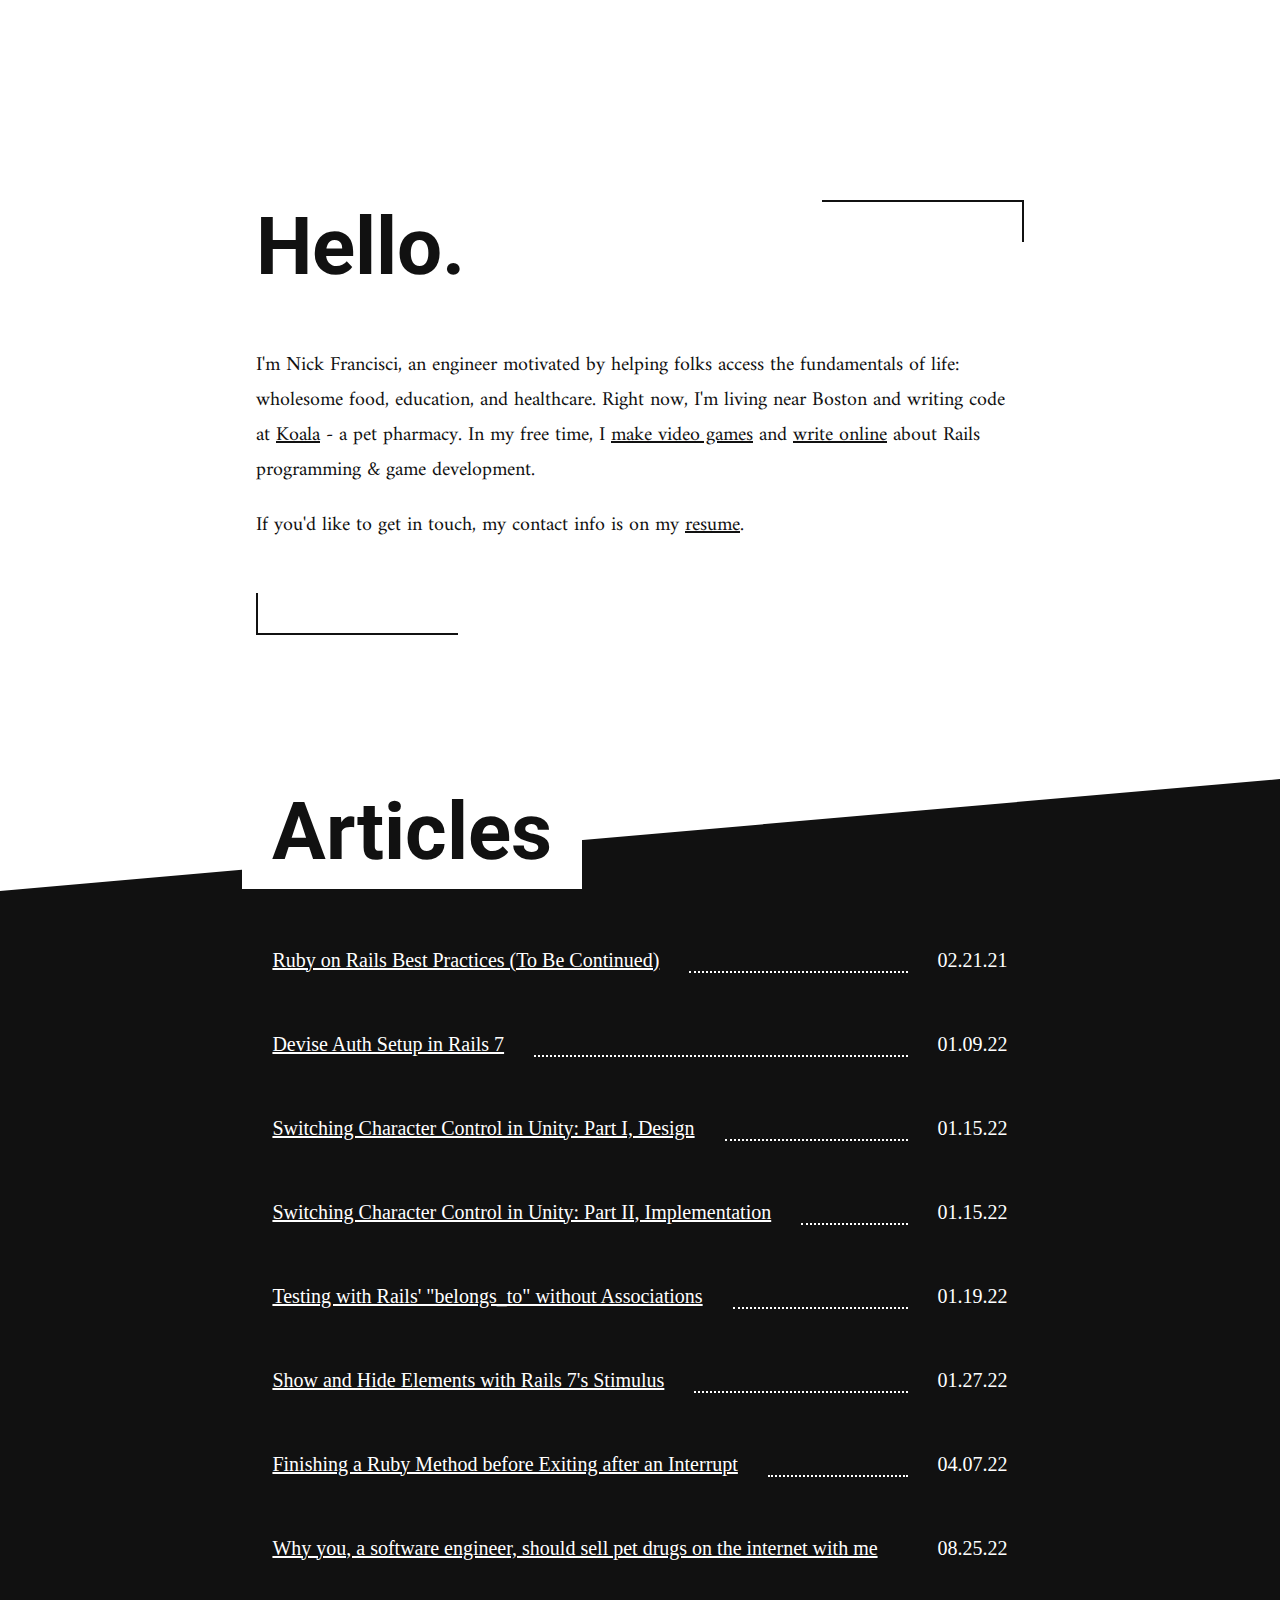
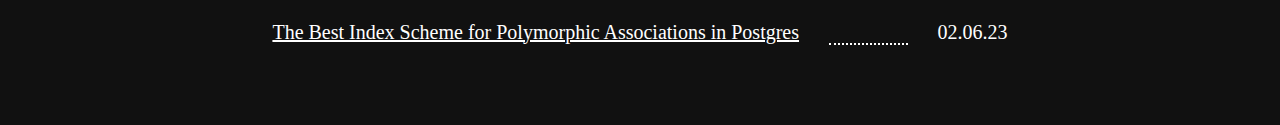
<file: index.html>
<html class="dark-mode">
  <head>
    <link rel="stylesheet" type="text/css" href="index.css">
    <link href="https://fonts.googleapis.com/css?family=Amiri|Roboto" rel="stylesheet">

  </head>

  <body>
    <!-- Intro Section -->
    <div class="square-off-diagonal-top light-mode"></div>
    <div id="hero-panel" class="hero panel light-mode diagonal-wrapper tighten-up-diagonal">

      <div class="hero content-box very-generous-top-margin reset-diagonal very-generous-bottom-margin">
        <div class="full-width justify-children-right">
          <div class="top-border right-border border-box tighten-down-more"></div>
        </div>

        <h1 class="hero">Hello.</h1>

        <p class="hero">
           I'm Nick Francisci, an engineer motivated by helping folks access the fundamentals of life: wholesome food, education, and healthcare. Right now, I'm living near Boston and writing code at <a href="https://www.koala.health/">Koala</a> - a pet pharmacy. In my free time, I <a href="https://vittoriagames.com">make video games</a> and <a href="https://medium.com/@nickfrancisci">write online</a> about Rails programming & game development.
        </p>

        <p class="hero">
          If you'd like to get in touch, my contact info is on my <a href="./resume.pdf">resume</a>.
        </p>

        <div class="left-border bottom-border border-box loosen-up-more"></div>
      </div>
    </div>

    <!-- Article Section -->
    <div id="blog-index" class="panel dark-mode">
      <div class ="content-box adequate-bottom-margin">
        <h1 class="tighten-up-more light-mode pull-title-left no-bottom-margin inline"> Articles </h1>

        <!-- Article Listing -->
        <!-- This was a ul, but mobile browsers seem to flat out acknowledge than ignore
          font sizes for ul/lis so here we are in non-semantic div country once more.-->
        <div class="space-between article-listing adequate-top-margin">
          <span>
            <a href="./blog/ruby-best-practices-part-one.html">
              Ruby on Rails Best Practices (To Be Continued)
            </a>
          </span>
          <span class="flex-grow dotted-underline"></span>
          <span>02.21.21</span>
        </div>

        <div class="space-between article-listing adequate-top-margin">
          <span>
            <a href="https://medium.com/@nickfrancisci/devise-auth-setup-in-rails-7-44240aaed4be">
              Devise Auth Setup in Rails 7
            </a>
          </span>
          <span class="flex-grow dotted-underline"></span>
          <span>01.09.22</span>
        </div>

        <div class="space-between article-listing adequate-top-margin">
          <span>
            <a href="https://medium.com/@nickfrancisci/switching-character-control-in-unity-part-i-design-57f3bd42e071">
              Switching Character Control in Unity: Part I, Design
            </a>
          </span>
          <span class="flex-grow dotted-underline"></span>
          <span>01.15.22</span>
        </div>

        <div class="space-between article-listing adequate-top-margin">
          <span>
            <a href="https://medium.com/@nickfrancisci/switching-character-control-in-unity-part-ii-implementation-a05432f7d7be">
              Switching Character Control in Unity: Part II, Implementation
            </a>
          </span>
          <span class="flex-grow dotted-underline"></span>
          <span>01.15.22</span>
        </div>

        <div class="space-between article-listing adequate-top-margin">
          <span>
            <a href="https://medium.com/@nickfrancisci/belongs-to-and-you-better-rails-testing-with-or-without-associations-54fa66c87a21">
              Testing with Rails' "belongs_to" without Associations
            </a>
          </span>
          <span class="flex-grow dotted-underline"></span>
          <span>01.19.22</span>
        </div>

        <div class="space-between article-listing adequate-top-margin">
          <span>
            <a href="https://betterprogramming.pub/show-and-hide-elements-with-rails-7s-stimulus-e988c35fbfb3">
              Show and Hide Elements with Rails 7's Stimulus
            </a>
          </span>
          <span class="flex-grow dotted-underline"></span>
          <span>01.27.22</span>
        </div>

        <div class="space-between article-listing adequate-top-margin">
          <span>
            <a href="https://medium.com/better-programming/ruby-tip-how-to-finish-a-method-after-an-interrupt-before-exiting-c29950c129f4">
              Finishing a Ruby Method before Exiting after an Interrupt
            </a>
          </span>
          <span class="flex-grow dotted-underline"></span>
          <span>04.07.22</span>
        </div>

        <div class="space-between article-listing adequate-top-margin">
          <span>
            <a href="https://medium.com/@nickfrancisci/why-you-a-software-engineer-should-sell-pet-drugs-on-the-internet-with-me-f14088a27c6">
              Why you, a software engineer, should sell pet drugs on the internet with me
            </a>
          </span>
          <span class="flex-grow dotted-underline"></span>
          <span>08.25.22</span>
        </div>

        <div class="space-between article-listing adequate-top-margin">
          <span>
            <a href="https://towardsdev.com/the-best-index-scheme-for-polymorphic-associations-in-postgres-7f4bf4bc6a39">
              The Best Index Scheme for Polymorphic Associations in Postgres
            </a>
          </span>
          <span class="flex-grow dotted-underline"></span>
          <span>02.06.23</span>
        </div>


<!--
        <div class="space-between article-listing">
          <span>
            Rotating Hexagonal Tilemaps in Unity
          </span>
          <span class="flex-grow dotted-underline"></span>
          <span>TBD</span>
        </div>

        <div class="space-between article-listing">
          <span>
            Building a Sims-Like AI in Unity
          </span>
          <span class="flex-grow dotted-underline"></span>
          <span>TBD</span>
        </div>


        <div class="space-between article-listing">
          <span>
            Isometric Tilemap Building Placement in Unity
          </span>
          <span class="flex-grow dotted-underline"></span>
          <span>TBD</span>
        </div>

        <div class="space-between article-listing">
          <span>
            Software Engineer Compensation Design
          </span>
          <span class="flex-grow dotted-underline"></span>
          <span>TBD</span>
        </div>

        <p class="small-text">See an article in this list that's got a TBD date and want it to jump to the top of my writing queue? Send an an email to the address on my <a href="./resume.pdf">resume</a> and let me know!</p> -->
      </div>
    </div>

    <!-- <div class="panel diagonal-wrapper-square-off dark-mode"></div> -->
  </body>
</html>
</file>
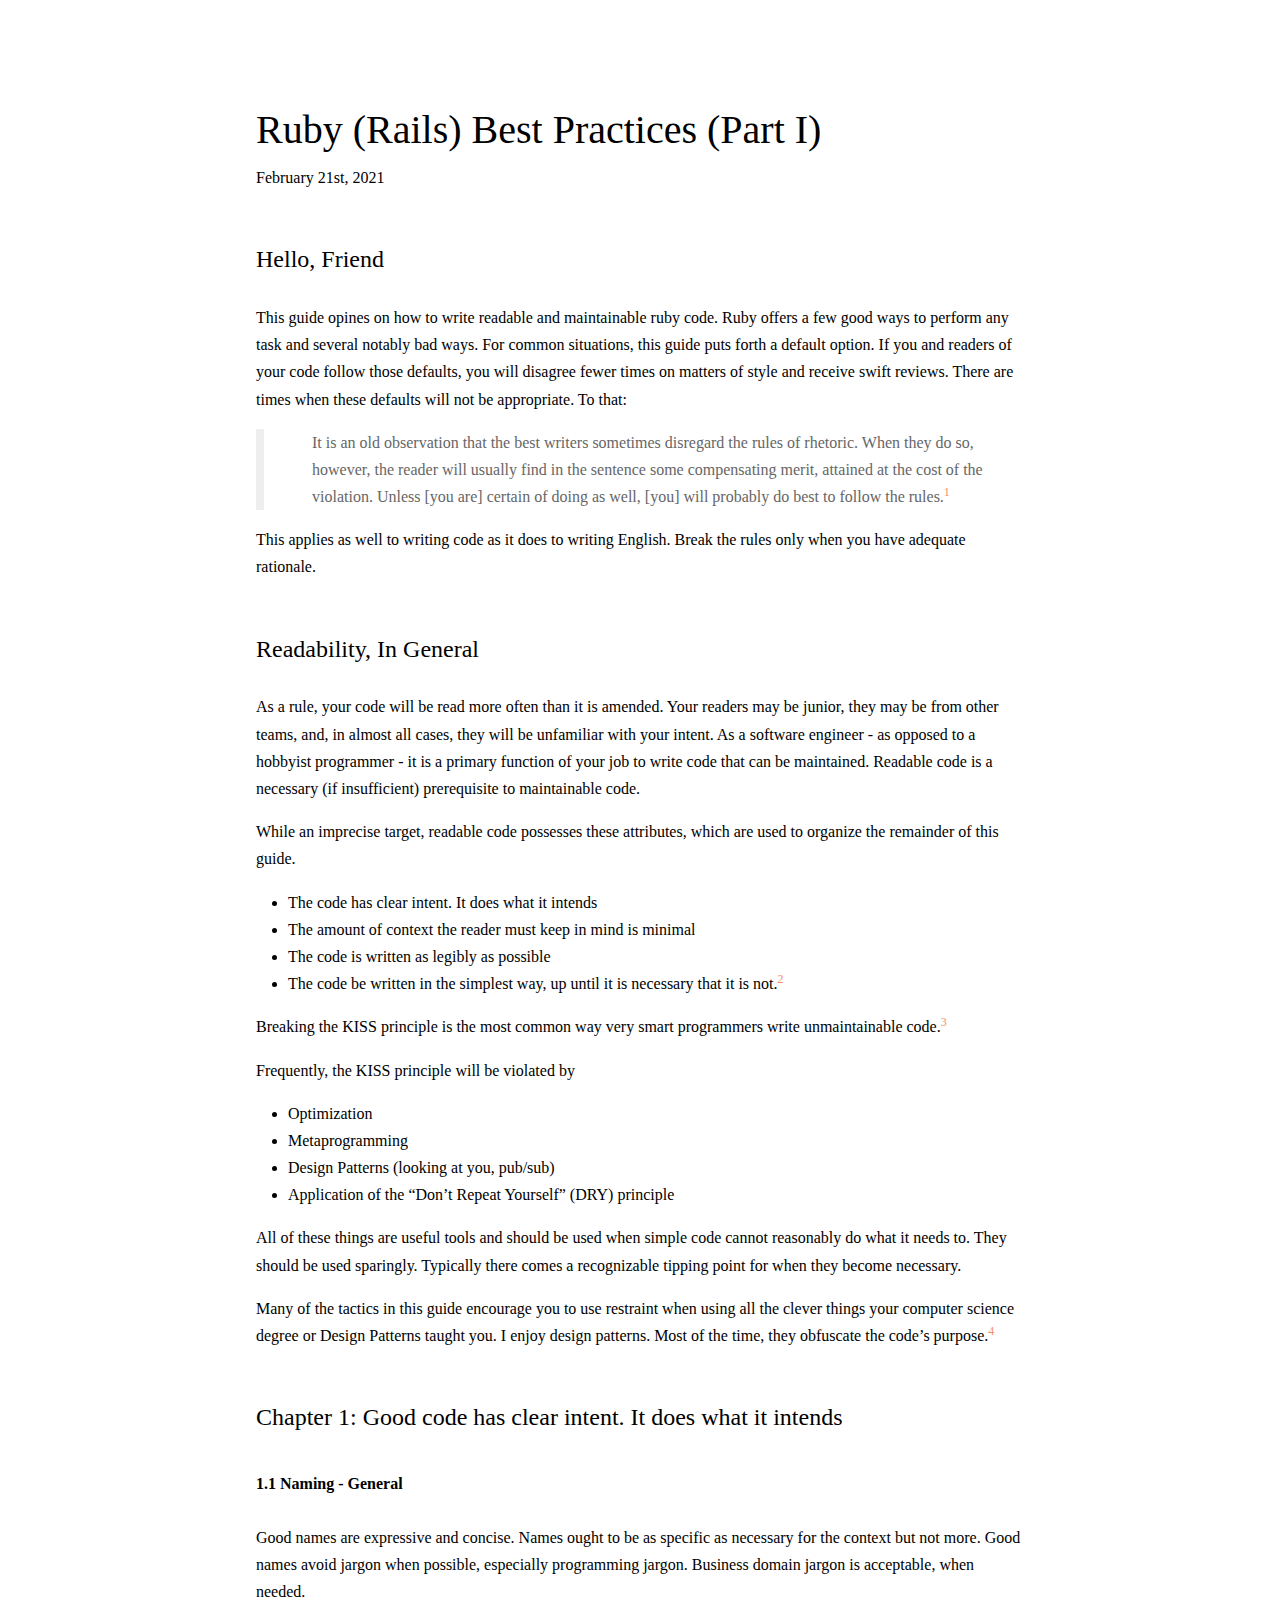
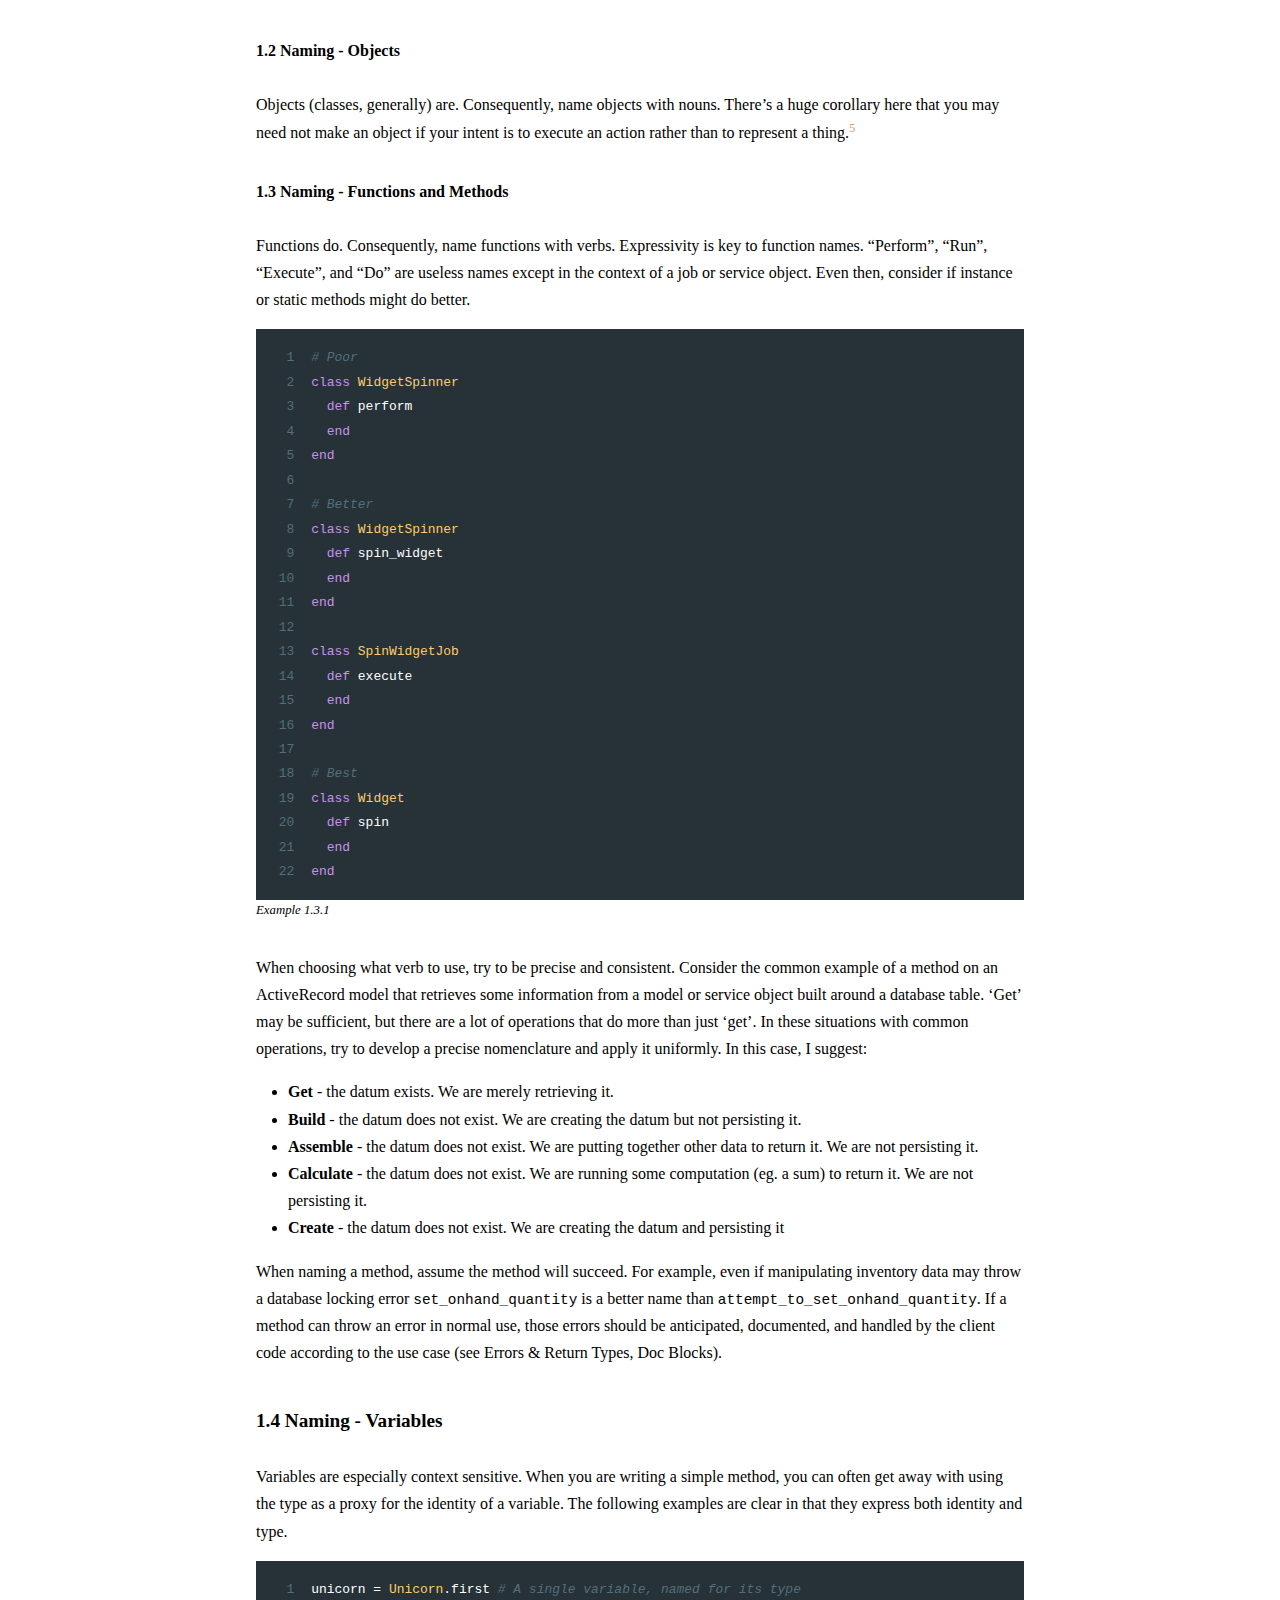
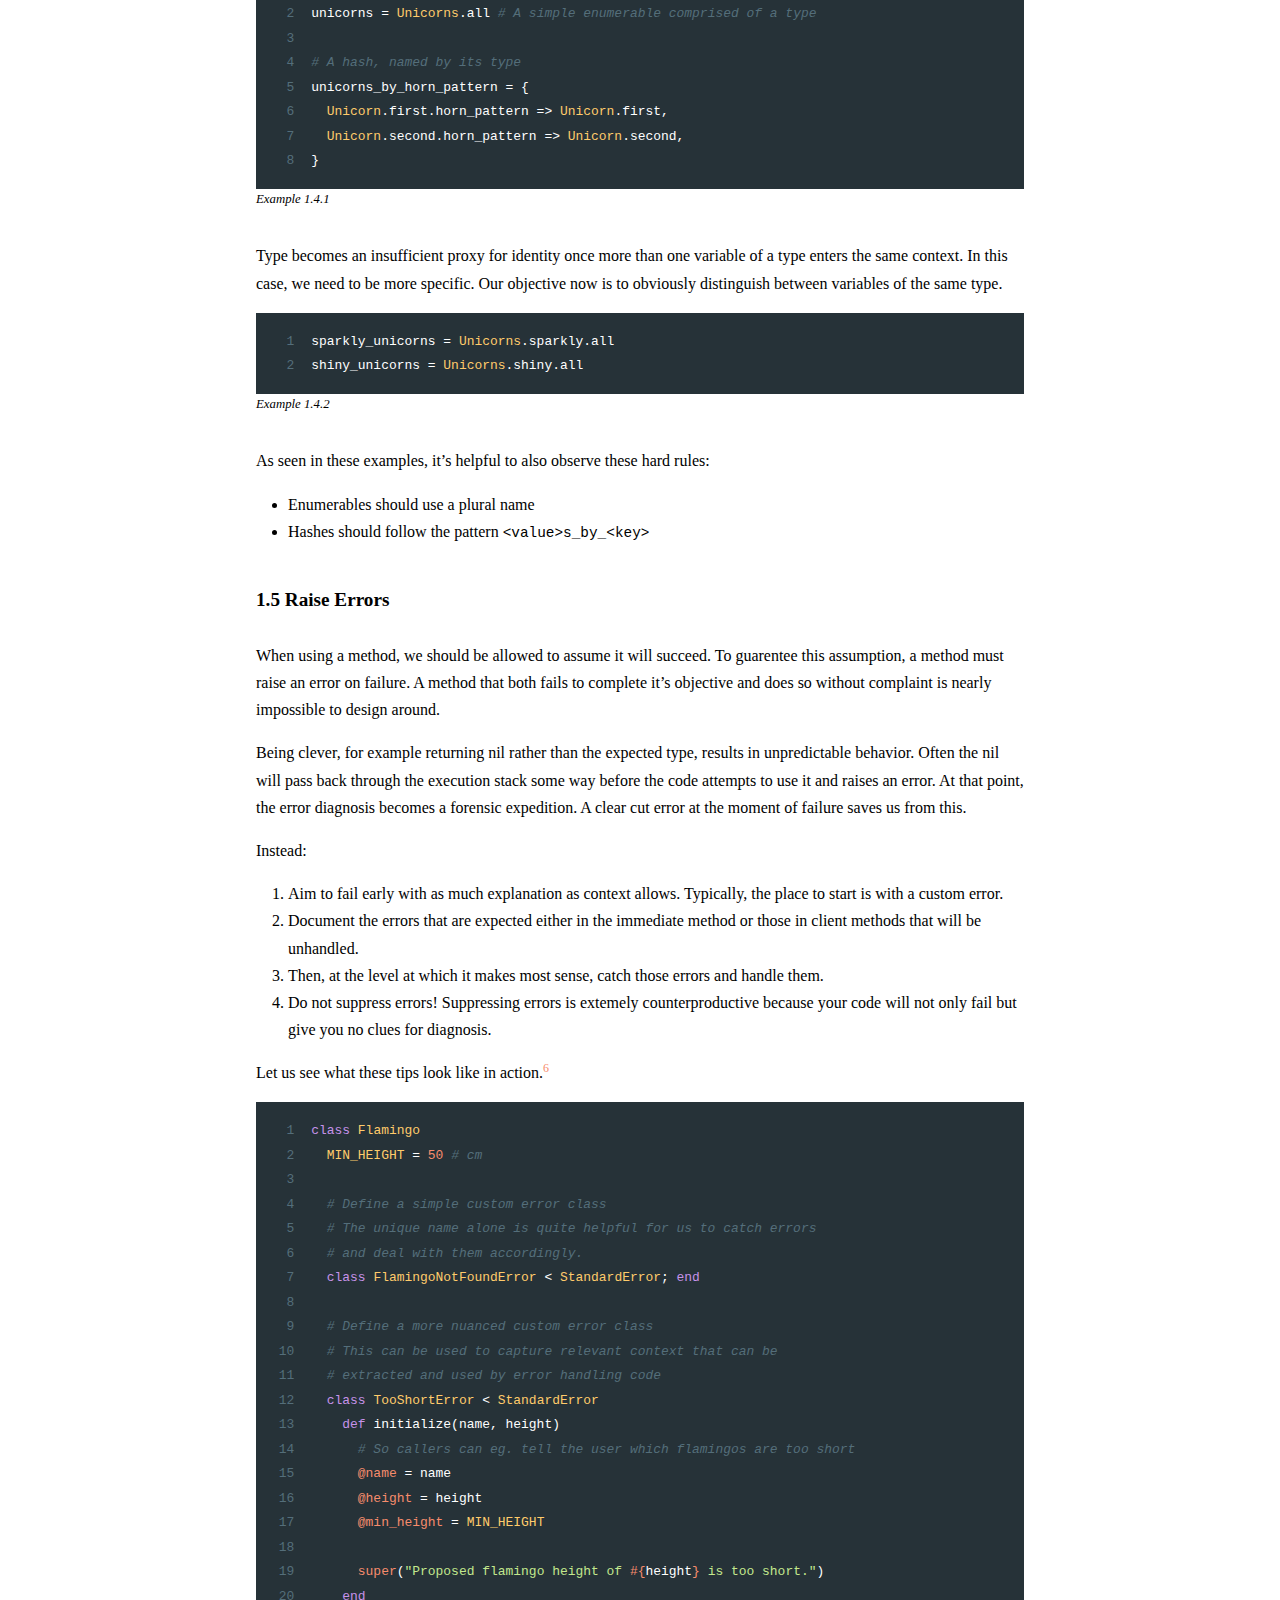
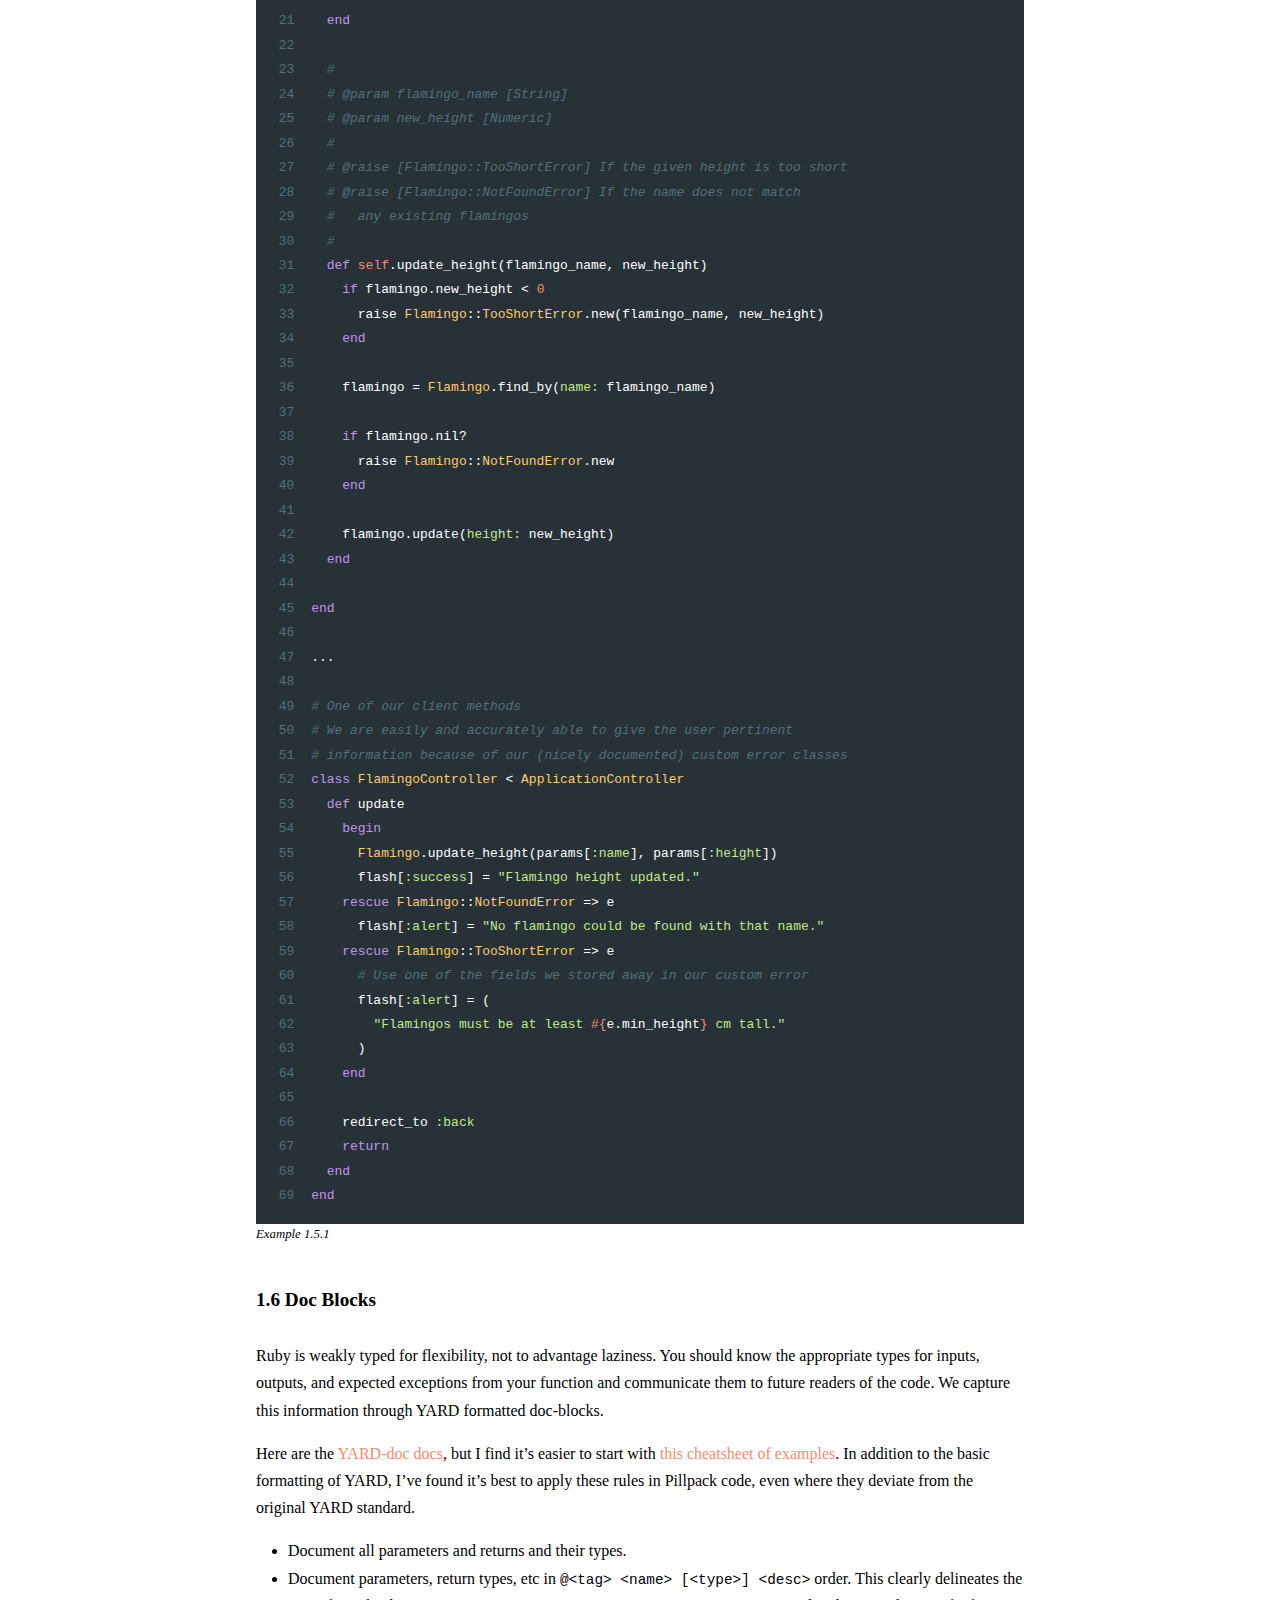
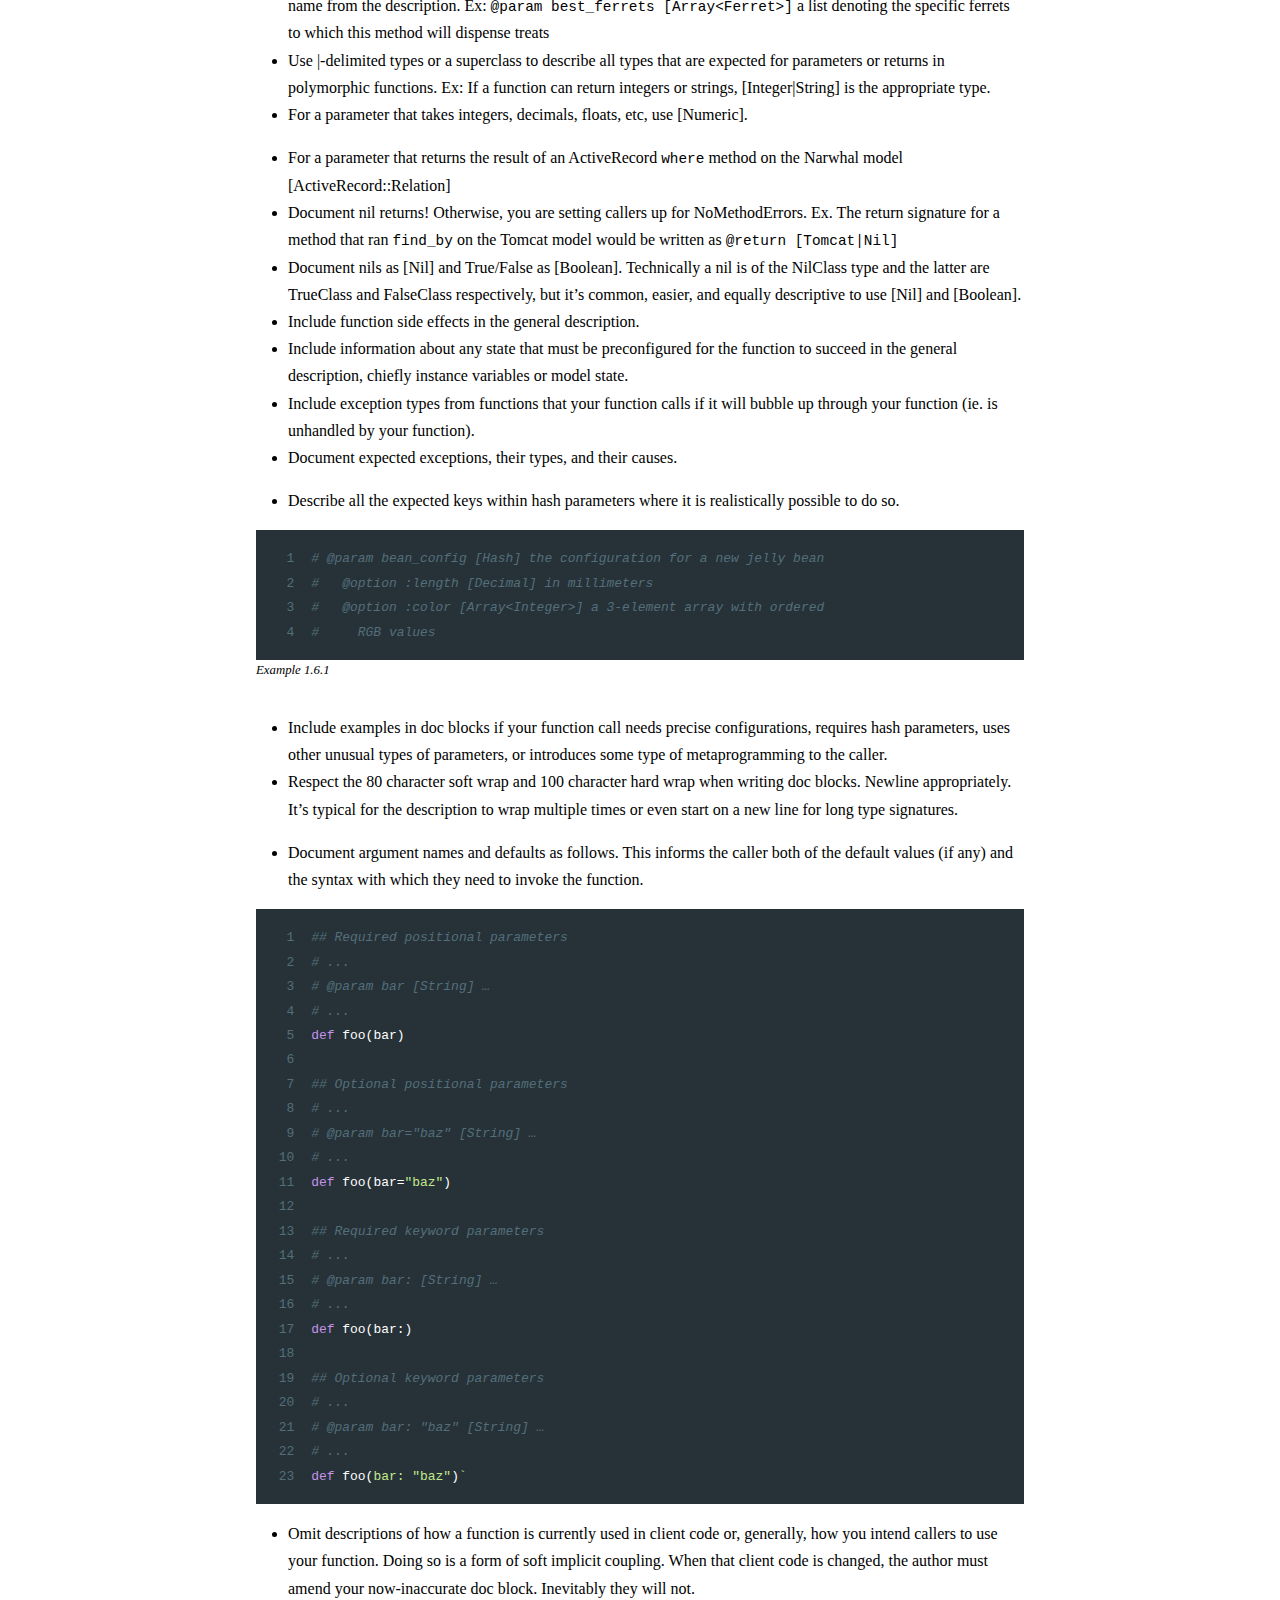
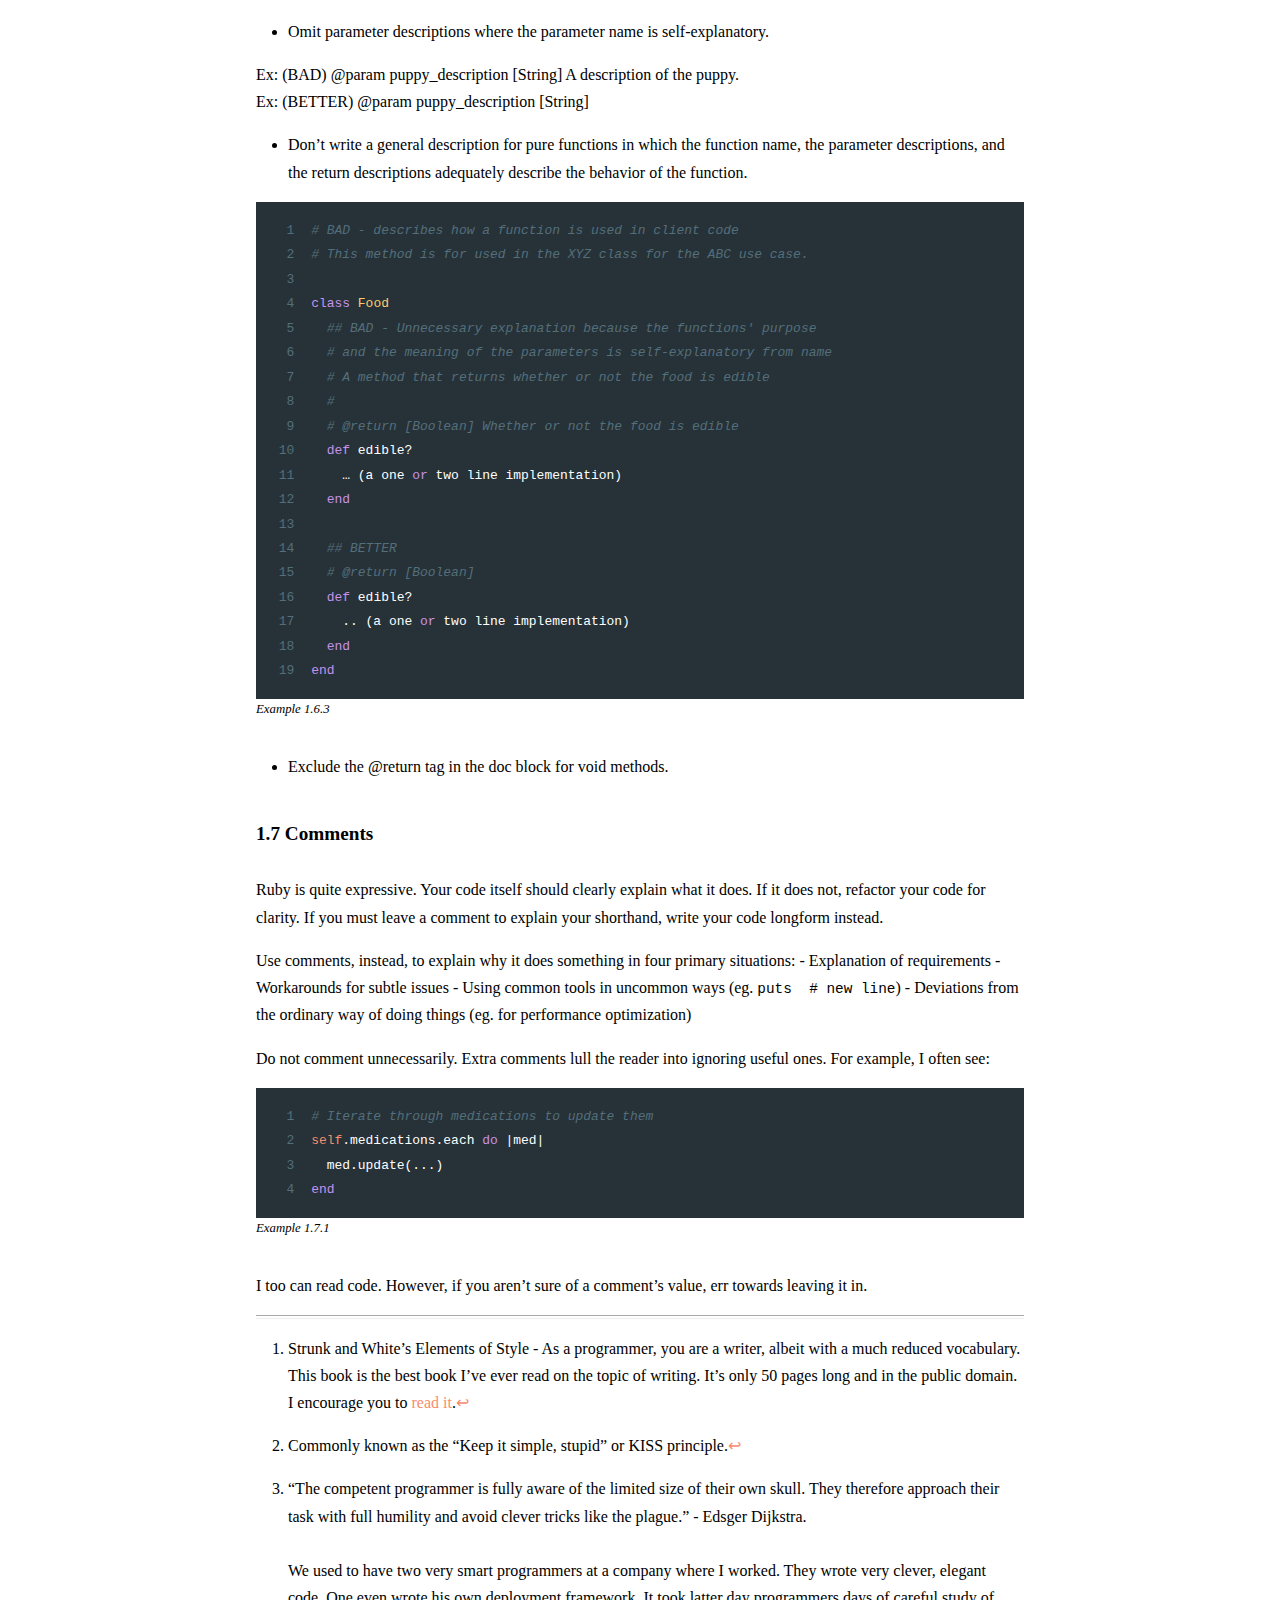
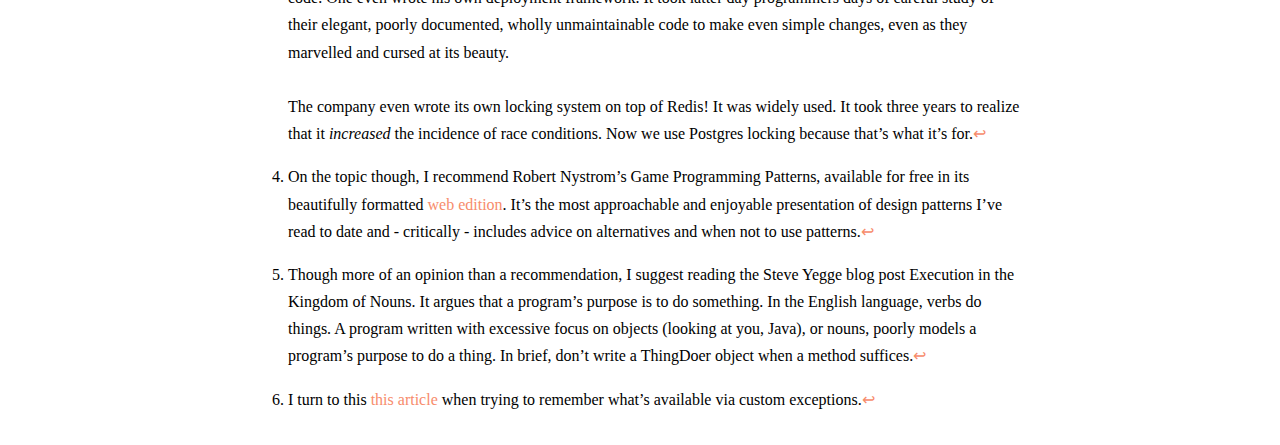
<file: blog/ruby-best-practices-part-one.html>
<!DOCTYPE html>
<html xmlns="http://www.w3.org/1999/xhtml" lang="" xml:lang="">
<head>
  <meta charset="utf-8" />
  <meta name="generator" content="pandoc" />
  <meta name="viewport" content="width=device-width, initial-scale=1.0, user-scalable=yes" />
  <meta name="keywords" content="ruby, rails, style guide, best practices, clean, code, programming, software, ruby on rails, part 1, part I" />
  <title>Ruby (Rails) Best Practices (Part I)</title>
  <style type="text/css">
      code{white-space: pre-wrap;}
      span.smallcaps{font-variant: small-caps;}
      span.underline{text-decoration: underline;}
      div.column{display: inline-block; vertical-align: top; width: 50%;}
  </style>
  <style type="text/css">
a.sourceLine { display: inline-block; line-height: 1.25; }
a.sourceLine { pointer-events: none; color: inherit; text-decoration: inherit; }
a.sourceLine:empty { height: 1.2em; }
.sourceCode { overflow: visible; }
code.sourceCode { white-space: pre; position: relative; }
div.sourceCode { margin: 1em 0; }
pre.sourceCode { margin: 0; }
@media screen {
div.sourceCode { overflow: auto; }
}
@media print {
code.sourceCode { white-space: pre-wrap; }
a.sourceLine { text-indent: -1em; padding-left: 1em; }
}
pre.numberSource a.sourceLine
  { position: relative; left: -4em; }
pre.numberSource a.sourceLine::before
  { content: attr(title);
    position: relative; left: -1em; text-align: right; vertical-align: baseline;
    border: none; pointer-events: all; display: inline-block;
    -webkit-touch-callout: none; -webkit-user-select: none;
    -khtml-user-select: none; -moz-user-select: none;
    -ms-user-select: none; user-select: none;
    padding: 0 4px; width: 4em;
    background-color: #263238;
    color: #ffffff;
  }
pre.numberSource { margin-left: 3em; border-left: 1px solid #ffffff;  padding-left: 4px; }
div.sourceCode
  { color: #ffffff; background-color: #263238; }
@media screen {
a.sourceLine::before { text-decoration: underline; }
}
code span.al { color: #ef2929; } /* Alert */
code span.an { color: #8f5902; font-weight: bold; font-style: italic; } /* Annotation */
code span.at { color: #c4a000; } /* Attribute */
code span.bn { color: #0000cf; } /* BaseN */
code span.cf { color: #204a87; font-weight: bold; } /* ControlFlow */
code span.ch { color: #4e9a06; } /* Char */
code span.cn { color: #000000; } /* Constant */
code span.co { color: #546e7a; font-style: italic; } /* Comment */
code span.cv { color: #8f5902; font-weight: bold; font-style: italic; } /* CommentVar */
code span.do { color: #8f5902; font-weight: bold; font-style: italic; } /* Documentation */
code span.dt { color: #ffcb6b; } /* DataType */
code span.dv { color: #f78c6c; } /* DecVal */
code span.er { color: #a40000; font-weight: bold; } /* Error */
code span.ex { } /* Extension */
code span.fl { color: #0000cf; } /* Float */
code span.fu { color: #82aaff; } /* Function */
code span.im { } /* Import */
code span.in { color: #8f5902; font-weight: bold; font-style: italic; } /* Information */
code span.kw { color: #c792ea; } /* Keyword */
code span.op { color: #ce5c00; font-weight: bold; } /* Operator */
code span.ot { color: #f78c6c; } /* Other */
code span.pp { color: #8f5902; font-style: italic; } /* Preprocessor */
code span.sc { color: #000000; } /* SpecialChar */
code span.ss { color: #4e9a06; } /* SpecialString */
code span.st { color: #c3e88d; } /* String */
code span.va { color: #ffffff; } /* Variable */
code span.vs { color: #c3e88d; } /* VerbatimString */
code span.wa { color: #8f5902; font-weight: bold; font-style: italic; } /* Warning */
  </style>
  <link rel="stylesheet" href="pandoc.css" />
</head>
<body>
<header id="title-block-header">
<h1 class="title">Ruby (Rails) Best Practices (Part I)</h1>
<p class="date">February 21st, 2021</p>
</header>
<h3 id="hello-friend">Hello, Friend</h3>
<p>This guide opines on how to write readable and maintainable ruby code. Ruby offers a few good ways to perform any task and several notably bad ways. For common situations, this guide puts forth a default option. If you and readers of your code follow those defaults, you will disagree fewer times on matters of style and receive swift reviews. There are times when these defaults will not be appropriate. To that:</p>
<blockquote>
<p>It is an old observation that the best writers sometimes disregard the rules of rhetoric. When they do so, however, the reader will usually find in the sentence some compensating merit, attained at the cost of the violation. Unless [you are] certain of doing as well, [you] will probably do best to follow the rules.<a href="#fn1" class="footnote-ref" id="fnref1"><sup>1</sup></a></p>
</blockquote>
<p>This applies as well to writing code as it does to writing English. Break the rules only when you have adequate rationale.</p>
<h3 id="readability-in-general">Readability, In General</h3>
<p>As a rule, your code will be read more often than it is amended. Your readers may be junior, they may be from other teams, and, in almost all cases, they will be unfamiliar with your intent. As a software engineer - as opposed to a hobbyist programmer - it is a primary function of your job to write code that can be maintained. Readable code is a necessary (if insufficient) prerequisite to maintainable code.</p>
<p>While an imprecise target, readable code possesses these attributes, which are used to organize the remainder of this guide.</p>
<ul>
<li>The code has clear intent. It does what it intends</li>
<li>The amount of context the reader must keep in mind is minimal</li>
<li>The code is written as legibly as possible</li>
<li>The code be written in the simplest way, up until it is necessary that it is not.<a href="#fn2" class="footnote-ref" id="fnref2"><sup>2</sup></a></li>
</ul>
<p>Breaking the KISS principle is the most common way very smart programmers write unmaintainable code.<a href="#fn3" class="footnote-ref" id="fnref3"><sup>3</sup></a></p>
<p>Frequently, the KISS principle will be violated by</p>
<ul>
<li>Optimization</li>
<li>Metaprogramming</li>
<li>Design Patterns (looking at you, pub/sub)</li>
<li>Application of the “Don’t Repeat Yourself” (DRY) principle</li>
</ul>
<p>All of these things are useful tools and should be used when simple code cannot reasonably do what it needs to. They should be used sparingly. Typically there comes a recognizable tipping point for when they become necessary.</p>
<p>Many of the tactics in this guide encourage you to use restraint when using all the clever things your computer science degree or Design Patterns taught you. I enjoy design patterns. Most of the time, they obfuscate the code’s purpose.<a href="#fn4" class="footnote-ref" id="fnref4"><sup>4</sup></a></p>
<h3 id="chapter-1-good-code-has-clear-intent.-it-does-what-it-intends">Chapter 1: Good code has clear intent. It does what it intends</h3>
<h5 id="naming---general">1.1 Naming - General</h5>
<p>Good names are expressive and concise. Names ought to be as specific as necessary for the context but not more. Good names avoid jargon when possible, especially programming jargon. Business domain jargon is acceptable, when needed.</p>
<h5 id="naming---objects">1.2 Naming - Objects</h5>
<p>Objects (classes, generally) are. Consequently, name objects with nouns. There’s a huge corollary here that you may need not make an object if your intent is to execute an action rather than to represent a thing.<a href="#fn5" class="footnote-ref" id="fnref5"><sup>5</sup></a></p>
<h5 id="naming---functions-and-methods">1.3 Naming - Functions and Methods</h5>
<p>Functions do. Consequently, name functions with verbs. Expressivity is key to function names. “Perform”, “Run”, “Execute”, and “Do” are useless names except in the context of a job or service object. Even then, consider if instance or static methods might do better.</p>
<figure class="code example">
<div class="sourceCode" id="cb1"><pre class="sourceCode numberSource ruby numberLines"><code class="sourceCode ruby"><a class="sourceLine" id="cb1-1" title="1"><span class="co"># Poor</span></a>
<a class="sourceLine" id="cb1-2" title="2"><span class="kw">class</span> <span class="dt">WidgetSpinner</span></a>
<a class="sourceLine" id="cb1-3" title="3">  <span class="kw">def</span> perform</a>
<a class="sourceLine" id="cb1-4" title="4">  <span class="kw">end</span></a>
<a class="sourceLine" id="cb1-5" title="5"><span class="kw">end</span></a>
<a class="sourceLine" id="cb1-6" title="6"></a>
<a class="sourceLine" id="cb1-7" title="7"><span class="co"># Better</span></a>
<a class="sourceLine" id="cb1-8" title="8"><span class="kw">class</span> <span class="dt">WidgetSpinner</span></a>
<a class="sourceLine" id="cb1-9" title="9">  <span class="kw">def</span> spin_widget</a>
<a class="sourceLine" id="cb1-10" title="10">  <span class="kw">end</span></a>
<a class="sourceLine" id="cb1-11" title="11"><span class="kw">end</span></a>
<a class="sourceLine" id="cb1-12" title="12"></a>
<a class="sourceLine" id="cb1-13" title="13"><span class="kw">class</span> <span class="dt">SpinWidgetJob</span></a>
<a class="sourceLine" id="cb1-14" title="14">  <span class="kw">def</span> execute</a>
<a class="sourceLine" id="cb1-15" title="15">  <span class="kw">end</span></a>
<a class="sourceLine" id="cb1-16" title="16"><span class="kw">end</span></a>
<a class="sourceLine" id="cb1-17" title="17"></a>
<a class="sourceLine" id="cb1-18" title="18"><span class="co"># Best</span></a>
<a class="sourceLine" id="cb1-19" title="19"><span class="kw">class</span> <span class="dt">Widget</span></a>
<a class="sourceLine" id="cb1-20" title="20">  <span class="kw">def</span> spin</a>
<a class="sourceLine" id="cb1-21" title="21">  <span class="kw">end</span></a>
<a class="sourceLine" id="cb1-22" title="22"><span class="kw">end</span></a></code></pre></div>
<figcaption>
Example 1.3.1
</figcaption>
</figure>
<p>When choosing what verb to use, try to be precise and consistent. Consider the common example of a method on an ActiveRecord model that retrieves some information from a model or service object built around a database table. ‘Get’ may be sufficient, but there are a lot of operations that do more than just ‘get’. In these situations with common operations, try to develop a precise nomenclature and apply it uniformly. In this case, I suggest:</p>
<ul>
<li><strong>Get</strong> - the datum exists. We are merely retrieving it.</li>
<li><strong>Build</strong> - the datum does not exist. We are creating the datum but not persisting it.</li>
<li><strong>Assemble</strong> - the datum does not exist. We are putting together other data to return it. We are not persisting it.</li>
<li><strong>Calculate</strong> - the datum does not exist. We are running some computation (eg. a sum) to return it. We are not persisting it.</li>
<li><strong>Create</strong> - the datum does not exist. We are creating the datum and persisting it</li>
</ul>
<p>When naming a method, assume the method will succeed. For example, even if manipulating inventory data may throw a database locking error <code>set_onhand_quantity</code> is a better name than <code>attempt_to_set_onhand_quantity</code>. If a method can throw an error in normal use, those errors should be anticipated, documented, and handled by the client code according to the use case (see Errors &amp; Return Types, Doc Blocks).</p>
<h4 id="naming---variables">1.4 Naming - Variables</h4>
<p>Variables are especially context sensitive. When you are writing a simple method, you can often get away with using the type as a proxy for the identity of a variable. The following examples are clear in that they express both identity and type.</p>
<figure class="code example">
<div class="sourceCode" id="cb2"><pre class="sourceCode numberSource ruby numberLines"><code class="sourceCode ruby"><a class="sourceLine" id="cb2-1" title="1">unicorn = <span class="dt">Unicorn</span>.first <span class="co"># A single variable, named for its type</span></a>
<a class="sourceLine" id="cb2-2" title="2">unicorns = <span class="dt">Unicorns</span>.all <span class="co"># A simple enumerable comprised of a type</span></a>
<a class="sourceLine" id="cb2-3" title="3"></a>
<a class="sourceLine" id="cb2-4" title="4"><span class="co"># A hash, named by its type</span></a>
<a class="sourceLine" id="cb2-5" title="5">unicorns_by_horn_pattern = {</a>
<a class="sourceLine" id="cb2-6" title="6">  <span class="dt">Unicorn</span>.first.horn_pattern =&gt; <span class="dt">Unicorn</span>.first,</a>
<a class="sourceLine" id="cb2-7" title="7">  <span class="dt">Unicorn</span>.second.horn_pattern =&gt; <span class="dt">Unicorn</span>.second,</a>
<a class="sourceLine" id="cb2-8" title="8">} </a></code></pre></div>
<figcaption>
Example 1.4.1
</figcaption>
</figure>
<p>Type becomes an insufficient proxy for identity once more than one variable of a type enters the same context. In this case, we need to be more specific. Our objective now is to obviously distinguish between variables of the same type.</p>
<figure class="code example">
<div class="sourceCode" id="cb3"><pre class="sourceCode numberSource ruby numberLines"><code class="sourceCode ruby"><a class="sourceLine" id="cb3-1" title="1">sparkly_unicorns = <span class="dt">Unicorns</span>.sparkly.all</a>
<a class="sourceLine" id="cb3-2" title="2">shiny_unicorns = <span class="dt">Unicorns</span>.shiny.all</a></code></pre></div>
<figcaption>
Example 1.4.2
</figcaption>
</figure>
<p>As seen in these examples, it’s helpful to also observe these hard rules:</p>
<ul>
<li>Enumerables should use a plural name</li>
<li>Hashes should follow the pattern <code>&lt;value&gt;s_by_&lt;key&gt;</code></li>
</ul>
<h4 id="raise-errors">1.5 Raise Errors</h4>
<p>When using a method, we should be allowed to assume it will succeed. To guarentee this assumption, a method must raise an error on failure. A method that both fails to complete it’s objective and does so without complaint is nearly impossible to design around.</p>
<p>Being clever, for example returning nil rather than the expected type, results in unpredictable behavior. Often the nil will pass back through the execution stack some way before the code attempts to use it and raises an error. At that point, the error diagnosis becomes a forensic expedition. A clear cut error at the moment of failure saves us from this.</p>
<p>Instead:</p>
<ol type="1">
<li>Aim to fail early with as much explanation as context allows. Typically, the place to start is with a custom error.</li>
<li>Document the errors that are expected either in the immediate method or those in client methods that will be unhandled.</li>
<li>Then, at the level at which it makes most sense, catch those errors and handle them.</li>
<li>Do not suppress errors! Suppressing errors is extemely counterproductive because your code will not only fail but give you no clues for diagnosis.</li>
</ol>
<p>Let us see what these tips look like in action.<a href="#fn6" class="footnote-ref" id="fnref6"><sup>6</sup></a></p>
<figure class="code example">
<div class="sourceCode" id="cb4"><pre class="sourceCode numberSource ruby numberLines"><code class="sourceCode ruby"><a class="sourceLine" id="cb4-1" title="1"><span class="kw">class</span> <span class="dt">Flamingo</span></a>
<a class="sourceLine" id="cb4-2" title="2">  <span class="dt">MIN_HEIGHT</span> = <span class="dv">50</span> <span class="co"># cm</span></a>
<a class="sourceLine" id="cb4-3" title="3"></a>
<a class="sourceLine" id="cb4-4" title="4">  <span class="co"># Define a simple custom error class </span></a>
<a class="sourceLine" id="cb4-5" title="5">  <span class="co"># The unique name alone is quite helpful for us to catch errors</span></a>
<a class="sourceLine" id="cb4-6" title="6">  <span class="co"># and deal with them accordingly.</span></a>
<a class="sourceLine" id="cb4-7" title="7">  <span class="kw">class</span> <span class="dt">FlamingoNotFoundError</span> &lt; <span class="dt">StandardError</span>; <span class="kw">end</span></a>
<a class="sourceLine" id="cb4-8" title="8"></a>
<a class="sourceLine" id="cb4-9" title="9">  <span class="co"># Define a more nuanced custom error class</span></a>
<a class="sourceLine" id="cb4-10" title="10">  <span class="co"># This can be used to capture relevant context that can be</span></a>
<a class="sourceLine" id="cb4-11" title="11">  <span class="co"># extracted and used by error handling code</span></a>
<a class="sourceLine" id="cb4-12" title="12">  <span class="kw">class</span> <span class="dt">TooShortError</span> &lt; <span class="dt">StandardError</span></a>
<a class="sourceLine" id="cb4-13" title="13">    <span class="kw">def</span> initialize(name, height)</a>
<a class="sourceLine" id="cb4-14" title="14">      <span class="co"># So callers can eg. tell the user which flamingos are too short</span></a>
<a class="sourceLine" id="cb4-15" title="15">      <span class="ot">@name</span> = name </a>
<a class="sourceLine" id="cb4-16" title="16">      <span class="ot">@height</span> = height </a>
<a class="sourceLine" id="cb4-17" title="17">      <span class="ot">@min_height</span> = <span class="dt">MIN_HEIGHT</span></a>
<a class="sourceLine" id="cb4-18" title="18"></a>
<a class="sourceLine" id="cb4-19" title="19">      <span class="dv">super</span>(<span class="st">&quot;Proposed flamingo height of </span><span class="ot">#{</span>height<span class="ot">}</span><span class="st"> is too short.&quot;</span>)</a>
<a class="sourceLine" id="cb4-20" title="20">    <span class="kw">end</span></a>
<a class="sourceLine" id="cb4-21" title="21">  <span class="kw">end</span></a>
<a class="sourceLine" id="cb4-22" title="22"></a>
<a class="sourceLine" id="cb4-23" title="23">  <span class="co">#  </span></a>
<a class="sourceLine" id="cb4-24" title="24">  <span class="co"># @param flamingo_name [String]</span></a>
<a class="sourceLine" id="cb4-25" title="25">  <span class="co"># @param new_height [Numeric]</span></a>
<a class="sourceLine" id="cb4-26" title="26">  <span class="co">#</span></a>
<a class="sourceLine" id="cb4-27" title="27">  <span class="co"># @raise [Flamingo::TooShortError] If the given height is too short</span></a>
<a class="sourceLine" id="cb4-28" title="28">  <span class="co"># @raise [Flamingo::NotFoundError] If the name does not match </span></a>
<a class="sourceLine" id="cb4-29" title="29">  <span class="co">#   any existing flamingos</span></a>
<a class="sourceLine" id="cb4-30" title="30">  <span class="co"># </span></a>
<a class="sourceLine" id="cb4-31" title="31">  <span class="kw">def</span> <span class="dv">self</span>.update_height(flamingo_name, new_height)</a>
<a class="sourceLine" id="cb4-32" title="32">    <span class="kw">if</span> flamingo.new_height &lt; <span class="dv">0</span></a>
<a class="sourceLine" id="cb4-33" title="33">      raise <span class="dt">Flamingo</span>::<span class="dt">TooShortError</span>.new(flamingo_name, new_height)</a>
<a class="sourceLine" id="cb4-34" title="34">    <span class="kw">end</span></a>
<a class="sourceLine" id="cb4-35" title="35"></a>
<a class="sourceLine" id="cb4-36" title="36">    flamingo = <span class="dt">Flamingo</span>.find_by(<span class="st">name: </span>flamingo_name)</a>
<a class="sourceLine" id="cb4-37" title="37"></a>
<a class="sourceLine" id="cb4-38" title="38">    <span class="kw">if</span> flamingo.nil?</a>
<a class="sourceLine" id="cb4-39" title="39">      raise <span class="dt">Flamingo</span>::<span class="dt">NotFoundError</span>.new</a>
<a class="sourceLine" id="cb4-40" title="40">    <span class="kw">end</span></a>
<a class="sourceLine" id="cb4-41" title="41"></a>
<a class="sourceLine" id="cb4-42" title="42">    flamingo.update(<span class="st">height: </span>new_height)</a>
<a class="sourceLine" id="cb4-43" title="43">  <span class="kw">end</span></a>
<a class="sourceLine" id="cb4-44" title="44"></a>
<a class="sourceLine" id="cb4-45" title="45"><span class="kw">end</span></a>
<a class="sourceLine" id="cb4-46" title="46"></a>
<a class="sourceLine" id="cb4-47" title="47">...</a>
<a class="sourceLine" id="cb4-48" title="48"></a>
<a class="sourceLine" id="cb4-49" title="49"><span class="co"># One of our client methods</span></a>
<a class="sourceLine" id="cb4-50" title="50"><span class="co"># We are easily and accurately able to give the user pertinent</span></a>
<a class="sourceLine" id="cb4-51" title="51"><span class="co"># information because of our (nicely documented) custom error classes</span></a>
<a class="sourceLine" id="cb4-52" title="52"><span class="kw">class</span> <span class="dt">FlamingoController</span> &lt; <span class="dt">ApplicationController</span></a>
<a class="sourceLine" id="cb4-53" title="53">  <span class="kw">def</span> update</a>
<a class="sourceLine" id="cb4-54" title="54">    <span class="kw">begin</span></a>
<a class="sourceLine" id="cb4-55" title="55">      <span class="dt">Flamingo</span>.update_height(params[<span class="st">:name</span>], params[<span class="st">:height</span>])</a>
<a class="sourceLine" id="cb4-56" title="56">      flash[<span class="st">:success</span>] = <span class="st">&quot;Flamingo height updated.&quot;</span></a>
<a class="sourceLine" id="cb4-57" title="57">    <span class="kw">rescue</span> <span class="dt">Flamingo</span>::<span class="dt">NotFoundError</span> =&gt; e</a>
<a class="sourceLine" id="cb4-58" title="58">      flash[<span class="st">:alert</span>] = <span class="st">&quot;No flamingo could be found with that name.&quot;</span></a>
<a class="sourceLine" id="cb4-59" title="59">    <span class="kw">rescue</span> <span class="dt">Flamingo</span>::<span class="dt">TooShortError</span> =&gt; e</a>
<a class="sourceLine" id="cb4-60" title="60">      <span class="co"># Use one of the fields we stored away in our custom error</span></a>
<a class="sourceLine" id="cb4-61" title="61">      flash[<span class="st">:alert</span>] = (</a>
<a class="sourceLine" id="cb4-62" title="62">        <span class="st">&quot;Flamingos must be at least </span><span class="ot">#{</span>e.min_height<span class="ot">}</span><span class="st"> cm tall.&quot;</span></a>
<a class="sourceLine" id="cb4-63" title="63">      )</a>
<a class="sourceLine" id="cb4-64" title="64">    <span class="kw">end</span></a>
<a class="sourceLine" id="cb4-65" title="65">    </a>
<a class="sourceLine" id="cb4-66" title="66">    redirect_to <span class="st">:back</span></a>
<a class="sourceLine" id="cb4-67" title="67">    <span class="kw">return</span></a>
<a class="sourceLine" id="cb4-68" title="68">  <span class="kw">end</span></a>
<a class="sourceLine" id="cb4-69" title="69"><span class="kw">end</span></a></code></pre></div>
<figcaption>
Example 1.5.1
</figcaption>
</figure>
<h4 id="doc-blocks">1.6 Doc Blocks</h4>
<p>Ruby is weakly typed for flexibility, not to advantage laziness. You should know the appropriate types for inputs, outputs, and expected exceptions from your function and communicate them to future readers of the code. We capture this information through YARD formatted doc-blocks.</p>
<p>Here are the <a href="https://rubydoc.info/gems/yard/file/docs/GettingStarted.md">YARD-doc docs</a>, but I find it’s easier to start with <a href="https://gist.github.com/chetan/1827484">this cheatsheet of examples</a>. In addition to the basic formatting of YARD, I’ve found it’s best to apply these rules in Pillpack code, even where they deviate from the original YARD standard.</p>
<ul>
<li>Document all parameters and returns and their types.</li>
<li>Document parameters, return types, etc in <code>@&lt;tag&gt; &lt;name&gt; [&lt;type&gt;] &lt;desc&gt;</code> order. This clearly delineates the name from the description. Ex: <code>@param best_ferrets [Array&lt;Ferret&gt;]</code> a list denoting the specific ferrets to which this method will dispense treats</li>
<li>Use |-delimited types or a superclass to describe all types that are expected for parameters or returns in polymorphic functions. Ex: If a function can return integers or strings, [Integer|String] is the appropriate type.</li>
<li>For a parameter that takes integers, decimals, floats, etc, use [Numeric].</li>
<li><p>For a parameter that returns the result of an ActiveRecord <code>where</code> method on the Narwhal model [ActiveRecord::Relation<Narwhal>]</p></li>
<li>Document nil returns! Otherwise, you are setting callers up for NoMethodErrors. Ex. The return signature for a method that ran <code>find_by</code> on the Tomcat model would be written as <code>@return [Tomcat|Nil]</code></li>
<li>Document nils as [Nil] and True/False as [Boolean]. Technically a nil is of the NilClass type and the latter are TrueClass and FalseClass respectively, but it’s common, easier, and equally descriptive to use [Nil] and [Boolean].</li>
<li>Include function side effects in the general description.</li>
<li>Include information about any state that must be preconfigured for the function to succeed in the general description, chiefly instance variables or model state.</li>
<li>Include exception types from functions that your function calls if it will bubble up through your function (ie. is unhandled by your function).</li>
<li>Document expected exceptions, their types, and their causes.</li>
<li><p>Describe all the expected keys within hash parameters where it is realistically possible to do so.</p></li>
</ul>
<figure class="code example">
<div class="sourceCode" id="cb5"><pre class="sourceCode numberSource ruby numberLines"><code class="sourceCode ruby"><a class="sourceLine" id="cb5-1" title="1"><span class="co"># @param bean_config [Hash] the configuration for a new jelly bean</span></a>
<a class="sourceLine" id="cb5-2" title="2"><span class="co">#   @option :length [Decimal] in millimeters</span></a>
<a class="sourceLine" id="cb5-3" title="3"><span class="co">#   @option :color [Array&lt;Integer&gt;] a 3-element array with ordered</span></a>
<a class="sourceLine" id="cb5-4" title="4"><span class="co">#     RGB values</span></a></code></pre></div>
<figcaption>
Example 1.6.1
</figcaption>
</figure>
<ul>
<li><p>Include examples in doc blocks if your function call needs precise configurations, requires hash parameters, uses other unusual types of parameters, or introduces some type of metaprogramming to the caller.</p></li>
<li>Respect the 80 character soft wrap and 100 character hard wrap when writing doc blocks. Newline appropriately. It’s typical for the description to wrap multiple times or even start on a new line for long type signatures.</li>
<li><p>Document argument names and defaults as follows. This informs the caller both of the default values (if any) and the syntax with which they need to invoke the function.</p></li>
</ul>
<!-- <figure class="code example"> -->
<div class="sourceCode" id="cb6"><pre class="sourceCode numberSource ruby numberLines"><code class="sourceCode ruby"><a class="sourceLine" id="cb6-1" title="1"><span class="co">## Required positional parameters</span></a>
<a class="sourceLine" id="cb6-2" title="2"><span class="co"># ...</span></a>
<a class="sourceLine" id="cb6-3" title="3"><span class="co"># @param bar [String] …</span></a>
<a class="sourceLine" id="cb6-4" title="4"><span class="co"># ...</span></a>
<a class="sourceLine" id="cb6-5" title="5"><span class="kw">def</span> foo(bar) </a>
<a class="sourceLine" id="cb6-6" title="6"></a>
<a class="sourceLine" id="cb6-7" title="7"><span class="co">## Optional positional parameters</span></a>
<a class="sourceLine" id="cb6-8" title="8"><span class="co"># ...</span></a>
<a class="sourceLine" id="cb6-9" title="9"><span class="co"># @param bar=&quot;baz&quot; [String] …</span></a>
<a class="sourceLine" id="cb6-10" title="10"><span class="co"># ...</span></a>
<a class="sourceLine" id="cb6-11" title="11"><span class="kw">def</span> foo(bar=<span class="st">&quot;baz&quot;</span>)</a>
<a class="sourceLine" id="cb6-12" title="12"></a>
<a class="sourceLine" id="cb6-13" title="13"><span class="co">## Required keyword parameters</span></a>
<a class="sourceLine" id="cb6-14" title="14"><span class="co"># ...</span></a>
<a class="sourceLine" id="cb6-15" title="15"><span class="co"># @param bar: [String] …</span></a>
<a class="sourceLine" id="cb6-16" title="16"><span class="co"># ...</span></a>
<a class="sourceLine" id="cb6-17" title="17"><span class="kw">def</span> foo(bar:)</a>
<a class="sourceLine" id="cb6-18" title="18"></a>
<a class="sourceLine" id="cb6-19" title="19"><span class="co">## Optional keyword parameters</span></a>
<a class="sourceLine" id="cb6-20" title="20"><span class="co"># ...</span></a>
<a class="sourceLine" id="cb6-21" title="21"><span class="co"># @param bar: &quot;baz&quot; [String] …</span></a>
<a class="sourceLine" id="cb6-22" title="22"><span class="co"># ...</span></a>
<a class="sourceLine" id="cb6-23" title="23"><span class="kw">def</span> foo(<span class="st">bar: &quot;baz&quot;</span>)<span class="st">`</span></a></code></pre></div>
<!-- <figcaption>Example 1.6.2</figcaption> -->
<!-- </figure> -->
<ul>
<li><p>Omit descriptions of how a function is currently used in client code or, generally, how you intend callers to use your function. Doing so is a form of soft implicit coupling. When that client code is changed, the author must amend your now-inaccurate doc block. Inevitably they will not.</p></li>
<li><p>Omit parameter descriptions where the parameter name is self-explanatory.</p></li>
</ul>
<p>Ex: (BAD) <span class="citation" data-cites="param">@param</span> puppy_description [String] A description of the puppy. <br /> Ex: (BETTER) <span class="citation" data-cites="param">@param</span> puppy_description [String]</p>
<ul>
<li>Don’t write a general description for pure functions in which the function name, the parameter descriptions, and the return descriptions adequately describe the behavior of the function.</li>
</ul>
<figure class="code example">
<div class="sourceCode" id="cb7"><pre class="sourceCode numberSource ruby numberLines"><code class="sourceCode ruby"><a class="sourceLine" id="cb7-1" title="1"><span class="co"># BAD - describes how a function is used in client code</span></a>
<a class="sourceLine" id="cb7-2" title="2"><span class="co"># This method is for used in the XYZ class for the ABC use case.</span></a>
<a class="sourceLine" id="cb7-3" title="3"></a>
<a class="sourceLine" id="cb7-4" title="4"><span class="kw">class</span> <span class="dt">Food</span></a>
<a class="sourceLine" id="cb7-5" title="5">  <span class="co">## BAD - Unnecessary explanation because the functions&#39; purpose</span></a>
<a class="sourceLine" id="cb7-6" title="6">  <span class="co"># and the meaning of the parameters is self-explanatory from name</span></a>
<a class="sourceLine" id="cb7-7" title="7">  <span class="co"># A method that returns whether or not the food is edible </span></a>
<a class="sourceLine" id="cb7-8" title="8">  <span class="co">#</span></a>
<a class="sourceLine" id="cb7-9" title="9">  <span class="co"># @return [Boolean] Whether or not the food is edible</span></a>
<a class="sourceLine" id="cb7-10" title="10">  <span class="kw">def</span> edible?</a>
<a class="sourceLine" id="cb7-11" title="11">    … (a one <span class="kw">or</span> two line implementation)</a>
<a class="sourceLine" id="cb7-12" title="12">  <span class="kw">end</span></a>
<a class="sourceLine" id="cb7-13" title="13"></a>
<a class="sourceLine" id="cb7-14" title="14">  <span class="co">## BETTER</span></a>
<a class="sourceLine" id="cb7-15" title="15">  <span class="co"># @return [Boolean]</span></a>
<a class="sourceLine" id="cb7-16" title="16">  <span class="kw">def</span> edible?</a>
<a class="sourceLine" id="cb7-17" title="17">    .. (a one <span class="kw">or</span> two line implementation)</a>
<a class="sourceLine" id="cb7-18" title="18">  <span class="kw">end</span></a>
<a class="sourceLine" id="cb7-19" title="19"><span class="kw">end</span></a></code></pre></div>
<figcaption>
Example 1.6.3
</figcaption>
</figure>
<ul>
<li>Exclude the <span class="citation" data-cites="return">@return</span> tag in the doc block for void methods.</li>
</ul>
<h4 id="comments">1.7 Comments</h4>
<p>Ruby is quite expressive. Your code itself should clearly explain what it does. If it does not, refactor your code for clarity. If you must leave a comment to explain your shorthand, write your code longform instead.</p>
<p>Use comments, instead, to explain why it does something in four primary situations: - Explanation of requirements - Workarounds for subtle issues - Using common tools in uncommon ways (eg. <code>puts  # new line</code>) - Deviations from the ordinary way of doing things (eg. for performance optimization)</p>
<p>Do not comment unnecessarily. Extra comments lull the reader into ignoring useful ones. For example, I often see:</p>
<figure class="code example">
<div class="sourceCode" id="cb8"><pre class="sourceCode numberSource ruby numberLines"><code class="sourceCode ruby"><a class="sourceLine" id="cb8-1" title="1"><span class="co"># Iterate through medications to update them</span></a>
<a class="sourceLine" id="cb8-2" title="2"><span class="dv">self</span>.medications.each <span class="kw">do</span> |med|</a>
<a class="sourceLine" id="cb8-3" title="3">  med.update(...)</a>
<a class="sourceLine" id="cb8-4" title="4"><span class="kw">end</span></a></code></pre></div>
<figcaption>
Example 1.7.1
</figcaption>
</figure>
<p>I too can read code. However, if you aren’t sure of a comment’s value, err towards leaving it in.</p>
<section class="footnotes">
<hr />
<ol>
<li id="fn1"><p>Strunk and White’s Elements of Style - As a programmer, you are a writer, albeit with a much reduced vocabulary. This book is the best book I’ve ever read on the topic of writing. It’s only 50 pages long and in the public domain. I encourage you to <a href="https://www.gutenberg.org/files/37134/37134-h/37134-h.htm">read it</a>.<a href="#fnref1" class="footnote-back">↩</a></p></li>
<li id="fn2"><p>Commonly known as the “Keep it simple, stupid” or KISS principle.<a href="#fnref2" class="footnote-back">↩</a></p></li>
<li id="fn3"><p>“The competent programmer is fully aware of the limited size of their own skull. They therefore approach their task with full humility and avoid clever tricks like the plague.” - Edsger Dijkstra. <br> <br> We used to have two very smart programmers at a company where I worked. They wrote very clever, elegant code. One even wrote his own deployment framework. It took latter day programmers days of careful study of their elegant, poorly documented, wholly unmaintainable code to make even simple changes, even as they marvelled and cursed at its beauty. <br> <br> The company even wrote its own locking system on top of Redis! It was widely used. It took three years to realize that it <em>increased</em> the incidence of race conditions. Now we use Postgres locking because that’s what it’s for.<a href="#fnref3" class="footnote-back">↩</a></p></li>
<li id="fn4"><p>On the topic though, I recommend Robert Nystrom’s Game Programming Patterns, available for free in its beautifully formatted <a href="https://gameprogrammingpatterns.com/contents.html">web edition</a>. It’s the most approachable and enjoyable presentation of design patterns I’ve read to date and - critically - includes advice on alternatives and when not to use patterns.<a href="#fnref4" class="footnote-back">↩</a></p></li>
<li id="fn5"><p>Though more of an opinion than a recommendation, I suggest reading the Steve Yegge blog post Execution in the Kingdom of Nouns. It argues that a program’s purpose is to do something. In the English language, verbs do things. A program written with excessive focus on objects (looking at you, Java), or nouns, poorly models a program’s purpose to do a thing. In brief, don’t write a ThingDoer object when a method suffices.<a href="#fnref5" class="footnote-back">↩</a></p></li>
<li id="fn6"><p>I turn to this <a href="https://www.honeybadger.io/blog/ruby-custom-exceptions/">this article</a> when trying to remember what’s available via custom exceptions.<a href="#fnref6" class="footnote-back">↩</a></p></li>
</ol>
</section>
</body>
</html>
</file>
<file: index.css>
/* --  Tag Level  -- */
html, body {
    margin: 0;
    height: 100%;
    font-size: 20px;
}

h1, h2, h3, header {
    font-family: "Roboto", sans-serif;
}

h4, h5 {
    font-family: "Amiri", serif;
    margin: 0;
}

h1 { font-size: 4rem; }
h2 { font-size: 3rem; }

header {
    min-height: 36px;
    padding-left: 1em;
    display: flex;
    align-items: center;
    position: fixed;
    font-weight: normal;
}

p {
    font-family: "Amiri", serif;
    font-size: 1rem;
}

a {
    color: inherit;
}

/* --  Generic Class Level  -- */
.panel {
    display: flex;
    justify-content: center;
    align-items: center;
}

.diagonal-wrapper {
    transform: skewY(-5deg);
}

.tighten-up-diagonal {
    margin-top: calc(-8em - 5vw);
}

.square-off-diagonal-top {
    height: calc(8em + 5vw);
    background-color: inherit;
}

.reset-diagonal {
    transform: skewY(5deg);
}

.content-box {
    max-width: 768px;
}

.space-between {
    display: flex;
    justify-content: space-between;
}

.centered-single-column {
    display: flex;
    flex-direction: column;
    align-items: center;
}

.justify-children-right {
    display: flex;
    justify-content: flex-end;
}

.right-border {
    border-right: 2px;
    border-right-style: solid;
    border-right-color: inherit;
}
.top-border {
    border-top: 2px;
    border-top-style: solid;
    border-top-color: inherit;
}
.bottom-border {
    border-bottom: 2px;
    border-bottom-style: solid;
    border-bottom-color: inherit;
}
.left-border {
    border-left: 2px;
    border-left-style: solid;
    border-left-color: inherit;
}

.tighten-up {
    position: relative;
    top: -25px;
}

.tighten-up-more {
    position: relative;
    top: -50px;
}

.loosen-up { margin-top: 25px; }
.loosen-up-more { margin-top: 50px; }
.tighten-down { margin-bottom: -25px; }
.tighten-down-more { margin-bottom: -50px; }

.no-bottom-margin { margin-bottom: 0; }

.pull-title-left {
    padding-left: 30px;
    padding: 0 30px 10px 30px;
    margin-left: -30px;
}

.left-margin { margin-left: 1em; }
.small-top-margin { margin-top: 0.5rem; }
.adequate-top-margin { margin-top: 1rem; }
.adequate-bottom-margin { margin-bottom: 1rem; }
.generous-top-margin { margin-top: 5em; }
.generous-bottom-margin { margin-bottom: 5em; }
.very-generous-bottom-margin { margin-bottom: 10em; }
.very-generous-top-margin { margin-top: 10em; }

.full-width { width: 100%; }
.full-height { height: 100%; }
.inline { display: inline; }

.vcenter-content {
    display: flex;
    align-items: center;
}

.border-box {
    width: 200px;
    height: 40px;
}

.dark-mode {
    background-color: #111;
    text-decoration-color: white;
    border-color: white;
    color: white;
}

.light-mode {
    background-color: white;
    text-decoration-color: #111;
    border-color: #111;
    color: #111;
}

.flex-grow { flex-grow: 1; }
.flex-shring { flex-shrink: 1; }

.dotted-underline {
    border-bottom: 2px;
    border-bottom-style: dotted;
    height: 1.1em;
    margin-left: 1.5em;
    margin-right: 1.5em;
}

ul.unstyled {
    list-style: none;
    margin-left: 0;
    padding-left: 0;
    font-size: 24px;
}

li.unstyled {
    padding: 0;
}

.small-text {
    font-size: .75rem;
}

/* --  Section Class Level  -- */
.hero.content {
    padding: 0 2em 0 1em;
    word-wrap: break-word;
}

h1.hero {
    margin-top: 0;
}

/* For reasons I do not understand, mobile browsers resize ONLY the
space-between groups in the articles section. As such, we make a
specific effort to inflate these text sizes on mobile*/

/* Web */
@media (min-width: 1025px) {
    .article-listing {
        font-size: 1rem;
        margin-bottom: 3rem;
    }
}

/* Mobile */
@media (max-width: 1024px) {
   .article-listing {
        font-size: 1.5rem;
        margin-bottom: 3rem;
    }
}
</file>
<file: blog/pandoc.css>
html {
  font-size: 100%;
  overflow-y: scroll;
  -webkit-text-size-adjust: 100%;
  -ms-text-size-adjust: 100%;
}

body {
  font-family: Georgia, Palatino, 'Palatino Linotype', Times, 'Times New Roman', serif;
  font-size: 12px;
  line-height: 1.7;
  padding: 1em;
  margin: auto;
  max-width: 768px;
  background-color: inherit;
  color: inherit;
}

a {
  color: #F78C6C;
  text-decoration: none;
}

a:visited {
  color: #F76D47;
}

a:hover {
  color: #06e;
}

a:active {
  color: #faa700;
}

a:focus {
  outline: thin dotted;
}

*::-moz-selection {
  background: rgba(255, 255, 0, 0.3);
  color: #000;
}

*::selection {
  background: rgba(255, 255, 0, 0.3);
  color: #000;
}

a::-moz-selection {
  background: rgba(255, 255, 0, 0.3);
  color: #0645ad;
}

a::selection {
  background: rgba(255, 255, 0, 0.3);
  color: #0645ad;
}

p {
  margin: 1em 0;
}

img {
  max-width: 100%;
}

h1, h2, h3, h4, h5, h6 {
  color: inherit;
  margin-top: 2em;
  font-weight: normal;
}

h4, h5, h6 {
  font-weight: bold;
}

h1 {
  font-size: 2.5em;
}

h2 {
  font-size: 2em;
}

h3 {
  font-size: 1.5em;
}

h4 {
  font-size: 1.2em;
}

h5 {
  font-size: 1em;
}

h6 {
  font-size: 0.9em;
}

blockquote {
  color: #666666;
  margin: 0;
  padding-left: 3em;
  border-left: 0.5em #EEE solid;
}

hr {
  display: block;
  height: 2px;
  border: 0;
  border-top: 1px solid #aaa;
  border-bottom: 1px solid #eee;
  margin: 1em 0;
  padding: 0;
}

pre, code, kbd, samp {
  color: #000;
  font-family: 'courier new', monospace;
  font-size: 0.9em;
}

pre {
  white-space: pre;
  white-space: pre-wrap;
  word-wrap: break-word;
}

b, strong {
  font-weight: bold;
}

dfn {
  font-style: italic;
}

ins {
  background: #ff9;
  color: #000;
  text-decoration: none;
}

mark {
  background: #ff0;
  color: #000;
  font-style: italic;
  font-weight: bold;
}

sub, sup {
  font-size: 75%;
  line-height: 0;
  position: relative;
  vertical-align: baseline;
}

sup {
  top: -0.5em;
}

sub {
  bottom: -0.25em;
}

ul, ol {
  margin: 1em 0;
  padding: 0 0 0 2em;
}

li p:last-child {
  margin-bottom: 0;
}

ul ul, ol ol {
  margin: .3em 0;
}

dl {
  margin-bottom: 1em;
}

dt {
  font-weight: bold;
  margin-bottom: .8em;
}

dd {
  margin: 0 0 .8em 2em;
}

dd:last-child {
  margin-bottom: 0;
}

img {
  border: 0;
  -ms-interpolation-mode: bicubic;
  vertical-align: middle;
}

figure {
  display: block;
  /*text-align: center;*/
  margin: 1em 0 2em 0;
}

figure img {
  border: none;
  margin: 0 auto;
}

figcaption {
  font-size: 0.8em;
  font-style: italic;
  margin: 0 0 .8em;
}

table {
  margin-bottom: 2em;
  border-bottom: 1px solid #ddd;
  border-right: 1px solid #ddd;
  border-spacing: 0;
  border-collapse: collapse;
}

table th {
  padding: .2em 1em;
  background-color: #eee;
  border-top: 1px solid #ddd;
  border-left: 1px solid #ddd;
}

table td {
  padding: .2em 1em;
  border-top: 1px solid #ddd;
  border-left: 1px solid #ddd;
  vertical-align: top;
}

h1.title {
  margin-bottom: 0;
}

p.date {
  margin: 0;
}

.author {
  font-size: 1.2em;
  /*text-align: center;*/
}

@media only screen and (min-width: 480px) {
  body {
    font-size: 14px;
  }
}
@media only screen and (min-width: 768px) {
  body {
    font-size: 16px;
  }
}
@media print {
  * {
    background: transparent !important;
    color: black !important;
    filter: none !important;
    -ms-filter: none !important;
  }

  body {
    font-size: 12pt;
    max-width: 100%;
  }

  a, a:visited {
    text-decoration: underline;
  }

  hr {
    height: 1px;
    border: 0;
    border-bottom: 1px solid black;
  }

  a[href]:after {
    content: " (" attr(href) ")";
  }

  abbr[title]:after {
    content: " (" attr(title) ")";
  }

  .ir a:after, a[href^="javascript:"]:after, a[href^="#"]:after {
    content: "";
  }

  pre, blockquote {
    border: 1px solid #999;
    padding-right: 1em;
    page-break-inside: avoid;
  }

  tr, img {
    page-break-inside: avoid;
  }

  img {
    max-width: 100% !important;
  }

  @page :left {
    margin: 15mm 20mm 15mm 10mm;
}

  @page :right {
    margin: 15mm 10mm 15mm 20mm;
}

  p, h2, h3 {
    orphans: 3;
    widows: 3;
  }

  h2, h3 {
    page-break-after: avoid;
  }
}

/* Custom formatting */
.footnote-ref {
  /*
  Gives us more margin when jumping to internal links. By default the browser will
  scroll to the anchor such that it's just barely on the page, which makes for an
  unintuitive experience.
  */
  scroll-margin-top: 30vh;
  scroll-snap-margin-top: 30vh; /* Safari. You had to be different, didn't you? */
}

/* Working around Pandocs */
div.sourceCode {
  /* Add a little of the bit of the background color block at the top and bottom */
  padding: 1em 0;
  margin-bottom: 0;
}

/* Mobile */
@media (max-width: 768px) {
  div.sourceCode {
    overflow-x: auto; /* Concession for mobile users */
  }
}

/* Web */
@media (min-width: 769px) {
  /*
  Sooooo Pandoc line numbers render via ::before selectors, which push
  the main content of the code block to the right without reducing it's
  'width' (calculated before the ::before tag is added). That means
  that the content box gets pushed off the right side of the block and
  triggers an x-overflow scroll bar even when no content is overflowing.

  This fixes that, but introduces a danger that writing any content
  over about 70 characters will NOT allow a reader to scroll right.
  I... dislike some of the choices made in how pandoc renders.
  */
  div.sourceCode {
    overflow-x: hidden; /* Concession for mobile users */
  }
}

.sourceCode .sourceLine {
  /*
  Pandoc, for reasons that escape me, does NOT apply any markers
  variables or function names in code (Ruby code, at least).
  There's also a bit of a bonkers inline style added that causes
  the text to inherit the black color from default text.
  That's bonkers for displaying code on a dark background, so
  we set white here as a reasonable default.
  */
  color: #FFFFFF;
}

.numberSource .sourceCode .sourceLine::before{
  /*
  Pandoc's line numbers are rendered as a 'before' element on a sourceLine.
  By default they are white and have an underline. This removes that underline
  and sets their color to match comments in the material theme.
  */
  text-decoration: none;
  color: #546E7A;
}

.sourceCode .numberSource {
  /* Pandoc by default renders line numbers with a white, right border. */
  border: none;
}

.dark-mode {
    background-color: #111;
    text-decoration-color: white;
    border-color: white;
    color: white;
}

.light-mode {
    background-color: white;
    text-decoration-color: #111;
    border-color: #111;
    color: #111;
}
</file>
